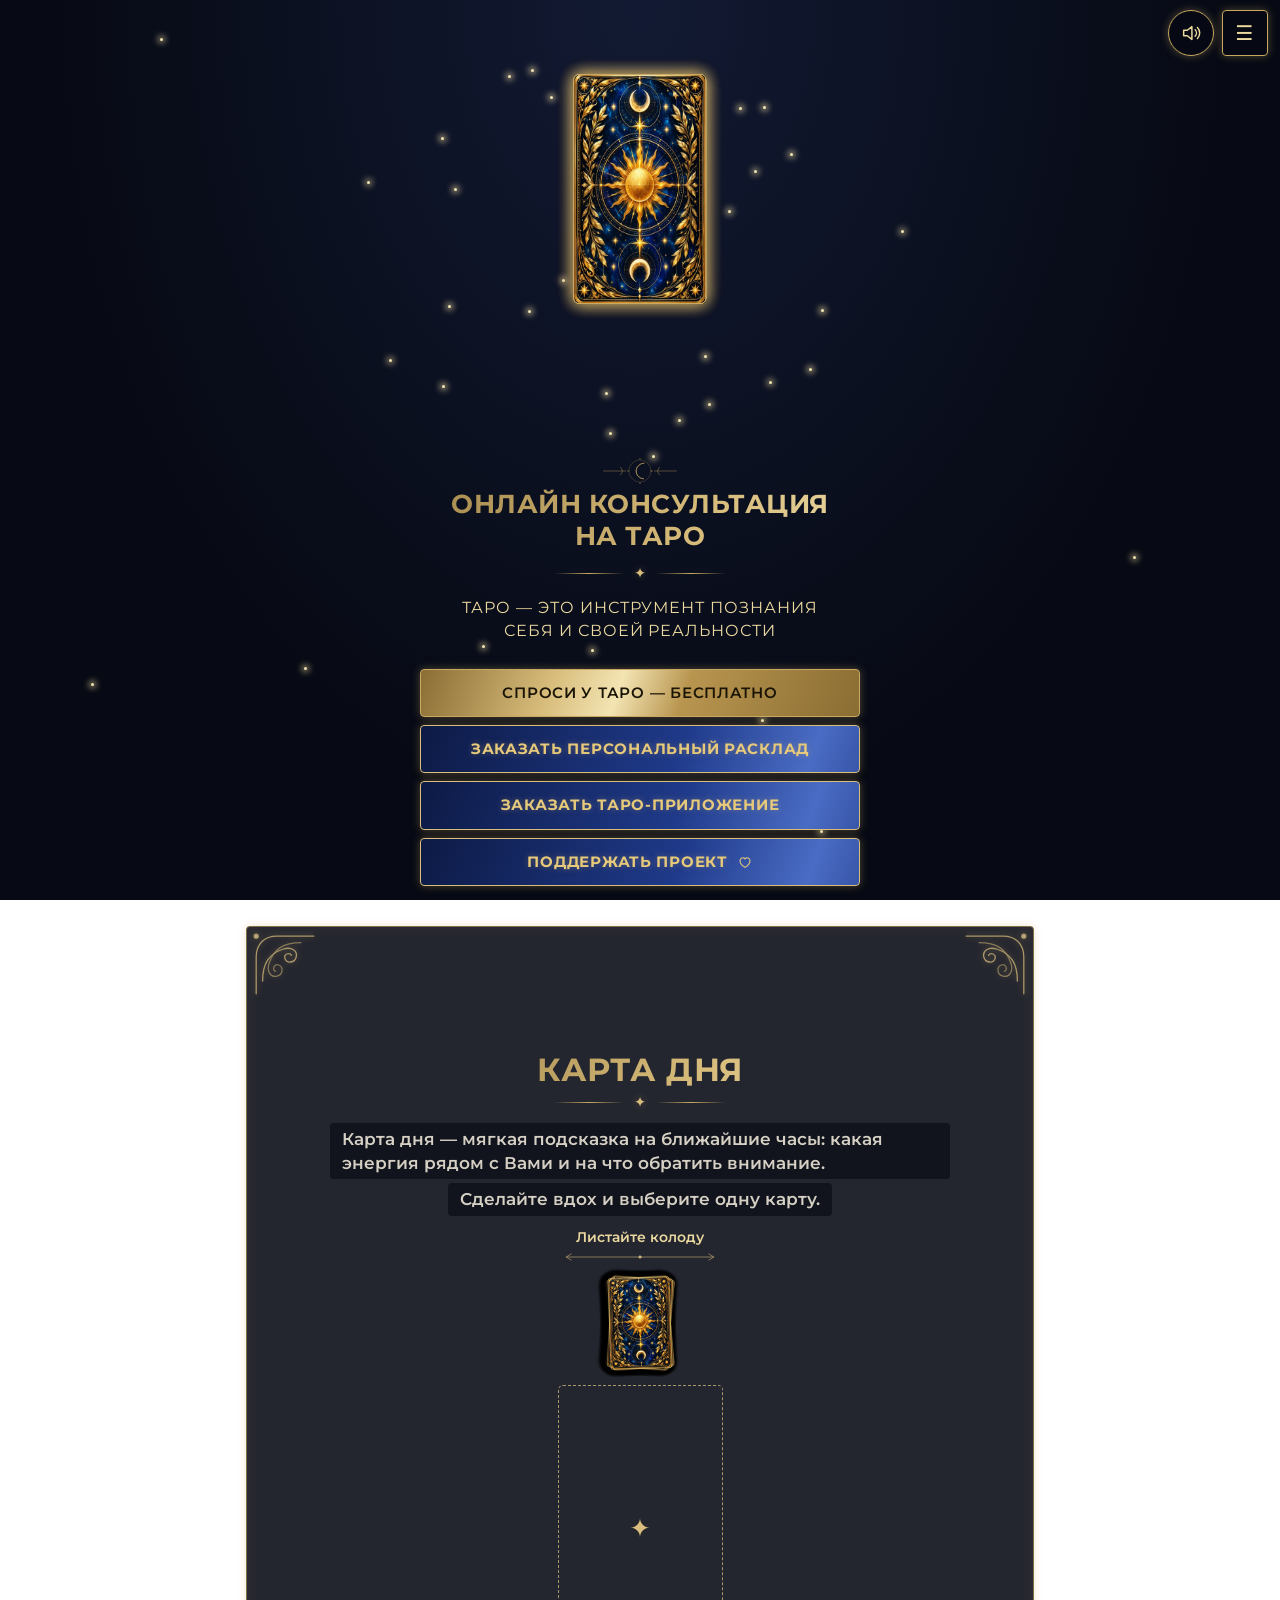
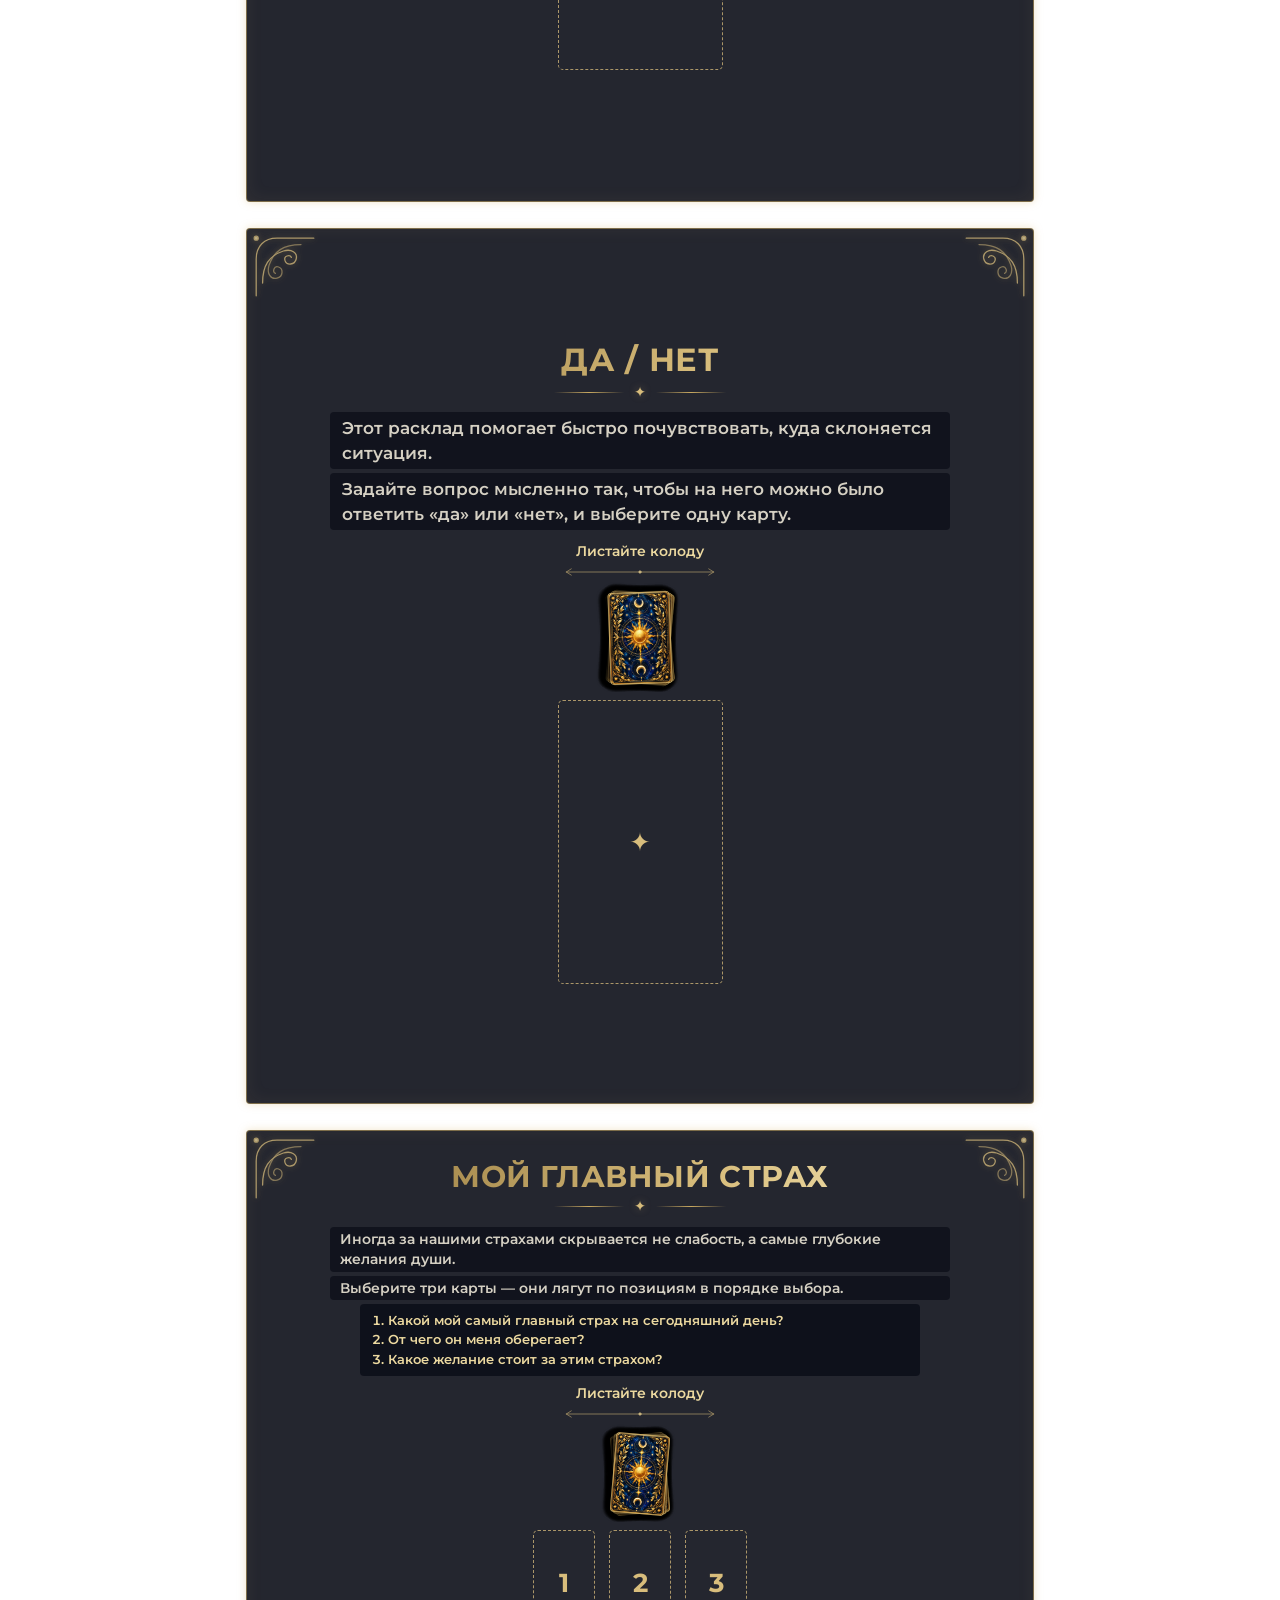
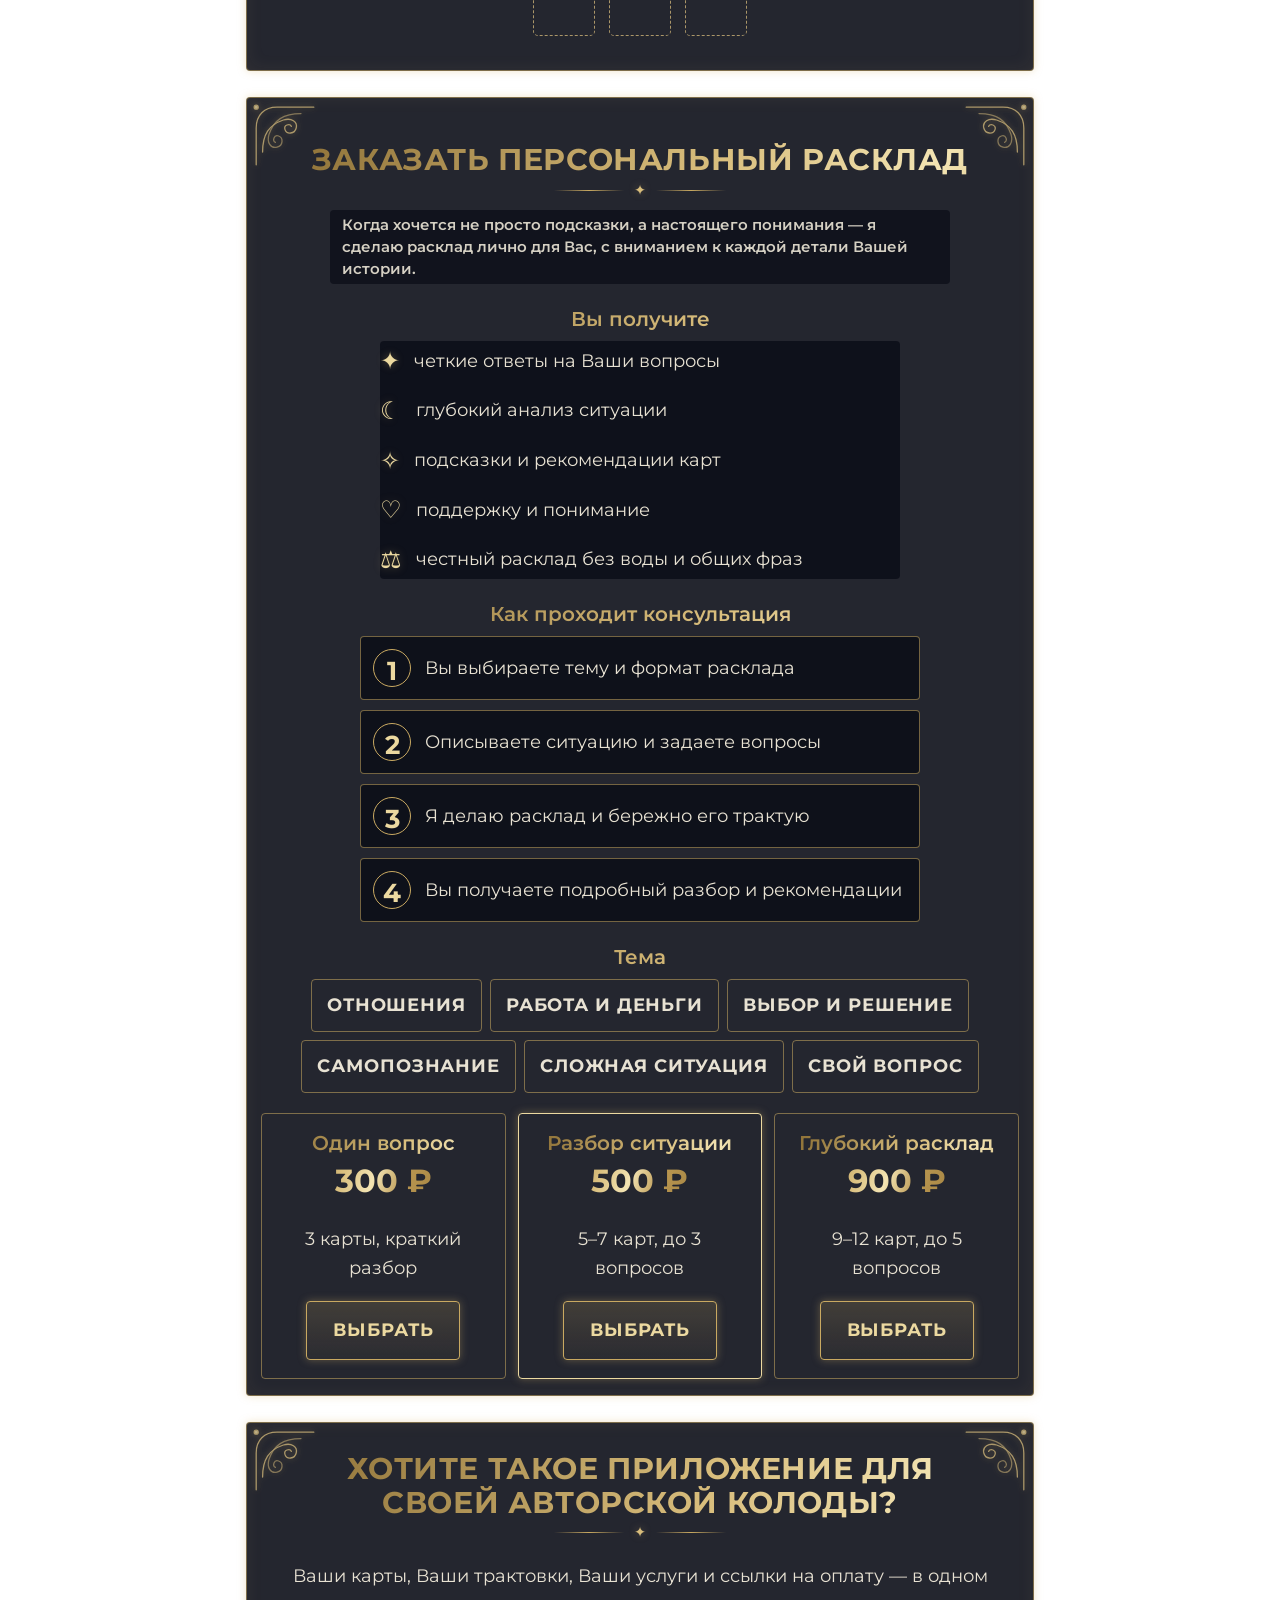
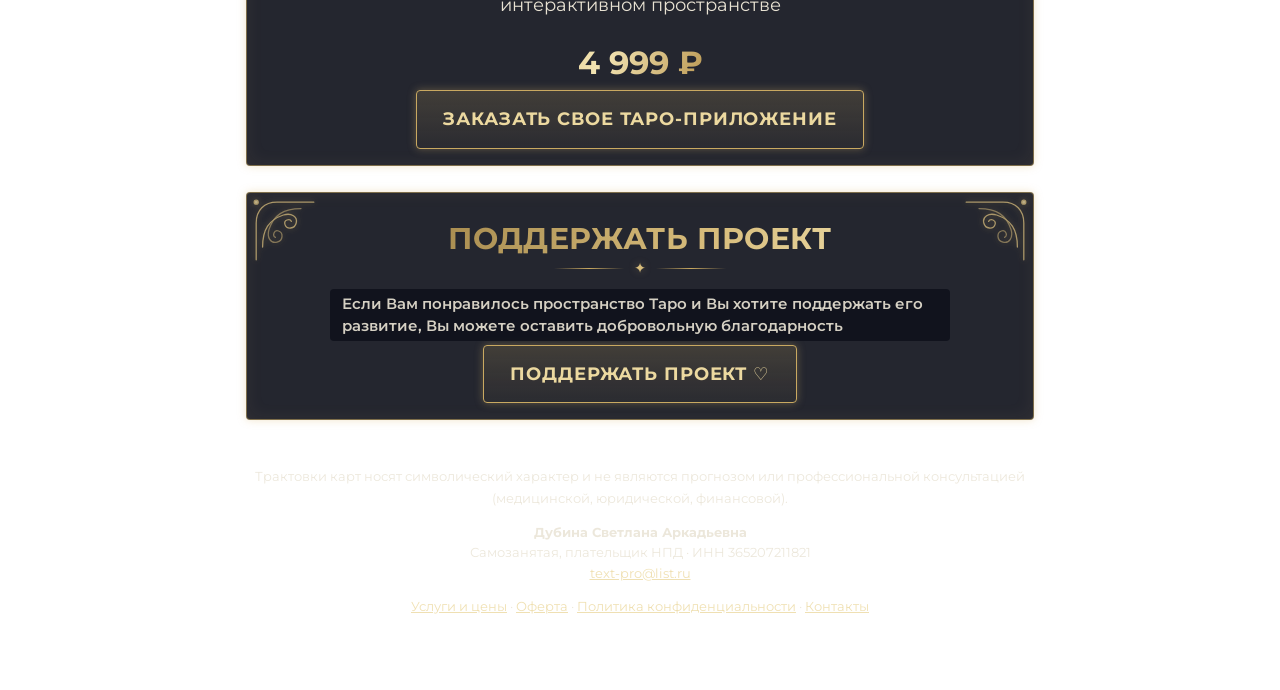
<file: index.html>
<!doctype html><html lang="ru"><head><meta charset="utf-8"><meta name="viewport" content="width=device-width,initial-scale=1">
<meta name="description" content="Бесплатные расклады и карта дня онлайн. Задайте свой вопрос картам и получите подсказку прямо сейчас.">
<meta property="og:type" content="website">
<meta property="og:url" content="https://sferalab.github.io/taro/">
<meta property="og:title" content="Онлайн консультация на Таро">
<meta property="og:description" content="Бесплатные расклады и карта дня онлайн. Задайте свой вопрос картам и получите подсказку прямо сейчас.">
<meta property="og:image" content="https://sferalab.github.io/taro/og.jpg">
<meta property="og:image:width" content="1200">
<meta property="og:image:height" content="630">
<meta name="twitter:card" content="summary_large_image">
<meta name="twitter:title" content="Онлайн консультация на Таро">
<meta name="twitter:description" content="Бесплатные расклады и карта дня онлайн. Задайте свой вопрос картам и получите подсказку прямо сейчас.">
<meta name="twitter:image" content="https://sferalab.github.io/taro/og.jpg">
<title>Онлайн консультация на Таро</title><link rel="stylesheet" href="style.css"></head><body>
<div class="bar"><span></span><button class="ic pulse" id="sndBtn" aria-label="Звук"><svg width="22" height="22" viewBox="0 0 24 24" fill="none" stroke="currentColor" stroke-width="1.6" stroke-linecap="round" stroke-linejoin="round"><path d="M4 9h4l5-4v14l-5-4H4z"/><path class="w" d="M16.5 8.5a5 5 0 0 1 0 7M19 6a8.5 8.5 0 0 1 0 12"/><path class="m" d="M17 9l5 6M22 9l-5 6"/></svg></button><button class="ic" id="menuBtn" aria-label="Меню">☰</button></div>
<nav id="drop" class="drop"><a href="#top">Главная</a><a href="#day">Спроси у Таро — бесплатно</a><a href="#day">— Карта дня</a><a href="#yn">— Да / Нет</a><a href="#fear">— Мой главный страх</a><a href="#order">Заказать персональный расклад</a><a href="#reader">Заказать Таро-приложение</a><a href="#donate">Поддержать проект ♥</a><a href="uslugi.html">Услуги и цены</a></nav>
<div id="spk"></div>
<header id="top" class="hero"><div class="fan" id="heroFan"><div class="hs" id="heroSpk"></div></div><div class="emb"></div><h1 id="headline">Онлайн консультация<br>на Таро</h1><div class="orn"><span></span>✦<span></span></div><p class="pre">Таро — это инструмент познания себя и своей реальности</p><div class="hb"><button class="btn main" id="freeBtn">Спроси у Таро — бесплатно</button><div class="acc" id="acc"><a class="btn" href="#day">Карта дня</a><a class="btn" href="#yn">Да / Нет</a><a class="btn" href="#fear">Мой главный страх</a></div><a class="btn blue" href="#order">Заказать персональный расклад</a><a class="btn blue" href="#reader">Заказать Таро-приложение</a><a class="btn blue" href="#donate">Поддержать проект <svg class="hrt" viewBox="0 0 24 24" fill="none" stroke="currentColor" stroke-width="1.6"><path d="M12 20s-7.5-4.6-7.5-10A4.2 4.2 0 0 1 12 7.4 4.2 4.2 0 0 1 19.5 10c0 5.4-7.5 10-7.5 10z"/></svg></a></div></header>
<main>
<section id="day" class="frame"><h2>Карта дня</h2><div class="orn"><span></span>✦<span></span></div><p class="lead">Карта дня — мягкая подсказка на ближайшие часы: какая энергия рядом с Вами и на что обратить внимание.</p><p class="lead">Сделайте вдох и выберите одну карту.</p><div class="sp" data-spread="day"></div></section>
<section id="yn" class="frame"><h2>Да / Нет</h2><div class="orn"><span></span>✦<span></span></div><p class="lead">Этот расклад помогает быстро почувствовать, куда склоняется ситуация.</p><p class="lead">Задайте вопрос мысленно так, чтобы на него можно было ответить «да» или «нет», и выберите одну карту.</p><div class="sp" data-spread="yn"></div></section>
<section id="fear" class="frame"><h2>Мой главный страх</h2><div class="orn"><span></span>✦<span></span></div><p class="lead">Иногда за нашими страхами скрывается не слабость, а самые глубокие желания души.</p><p class="lead">Выберите три карты — они лягут по позициям в порядке выбора.</p><ol class="poslist"><li>Какой мой самый главный страх на сегодняшний день?</li><li>От чего он меня оберегает?</li><li>Какое желание стоит за этим страхом?</li></ol><p style="display:none"></p><div class="sp" data-spread="fear"></div>
</section>
<section id="order" class="frame"><h2 class="oh">Заказать персональный расклад</h2><div class="orn"><span></span>✦<span></span></div><p class="lead">Когда хочется не просто подсказки, а настоящего понимания — я сделаю расклад лично для Вас, с вниманием к каждой детали Вашей истории.</p>
<h3>Вы получите</h3><ul class="get"><li><i>✦</i>четкие ответы на Ваши вопросы</li><li><i>☾</i>глубокий анализ ситуации</li><li><i>✧</i>подсказки и рекомендации карт</li><li><i>♡</i>поддержку и понимание</li><li><i>⚖</i>честный расклад без воды и общих фраз</li></ul>
<h3>Как проходит консультация</h3><ol class="steps"><li><b>1</b>Вы выбираете тему и формат расклада</li><li><b>2</b>Описываете ситуацию и задаете вопросы</li><li><b>3</b>Я делаю расклад и бережно его трактую</li><li><b>4</b>Вы получаете подробный разбор и рекомендации</li></ol>
<h3>Тема</h3><div class="chips" id="themes"><button>Отношения</button><button>Работа и деньги</button><button>Выбор и решение</button><button>Самопознание</button><button>Сложная ситуация</button><button>Свой вопрос</button></div>
<div class="tiers">
<div class="tier"><h3>Один вопрос</h3><div class="price">300 ₽</div><p>3 карты, краткий разбор</p><button class="btn" data-tier="t300">Выбрать</button></div>
<div class="tier hot"><h3>Разбор ситуации</h3><div class="price">500 ₽</div><p>5–7 карт, до 3 вопросов</p><button class="btn" data-tier="t500">Выбрать</button></div>
<div class="tier"><h3>Глубокий расклад</h3><div class="price">900 ₽</div><p>9–12 карт, до 5 вопросов</p><button class="btn" data-tier="t900">Выбрать</button></div>
</div></section>
<section id="reader" class="frame plaque"><h2>Хотите такое приложение для своей авторской колоды?</h2><div class="orn"><span></span>✦<span></span></div><p>Ваши карты, Ваши трактовки, Ваши услуги и ссылки на оплату — в одном интерактивном пространстве</p><div class="price">4 999 ₽</div><button class="btn" id="readerBtn">Заказать свое Таро-приложение</button></section>
<section id="donate" class="frame"><h2>Поддержать проект</h2><div class="orn"><span></span>✦<span></span></div><p class="lead">Если Вам понравилось пространство Таро и Вы хотите поддержать его развитие, Вы можете оставить добровольную благодарность</p><button class="btn" id="donateBtn">Поддержать проект ♡</button></section>
</main>
<footer>Трактовки карт носят символический характер и не являются прогнозом или профессиональной консультацией (медицинской, юридической, финансовой).<div class="legal"><p><b>Дубина Светлана Аркадьевна</b><br>Самозанятая, плательщик НПД · ИНН 365207211821<br><a href="mailto:text-pro@list.ru">text-pro@list.ru</a></p><p class="ll"><a href="uslugi.html">Услуги и цены</a> · <a href="offer.html">Оферта</a> · <a href="politika.html">Политика конфиденциальности</a> · <a href="uslugi.html#kontakty">Контакты</a></p></div></footer>
<div id="toast"></div>
<script src="cards.js"></script><script src="fear.js"></script><script src="app.js"></script></body></html>
</file>
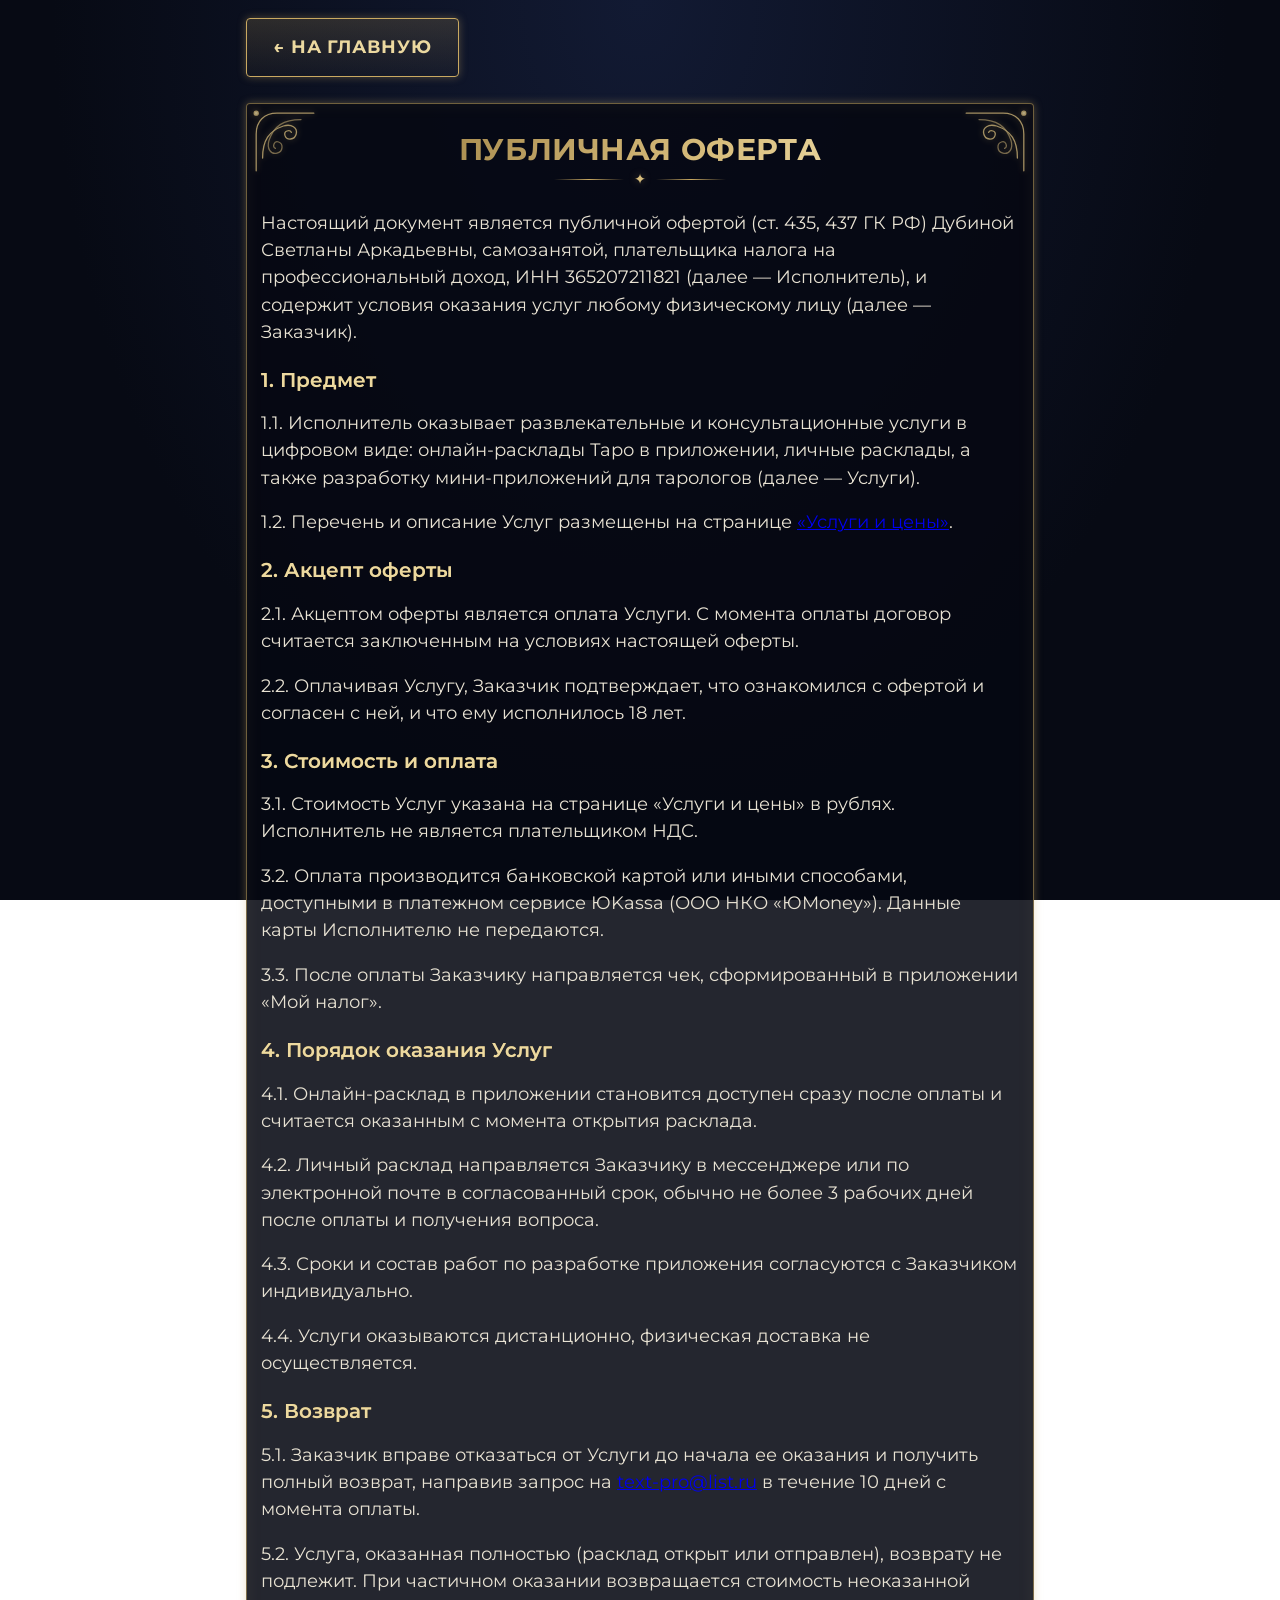
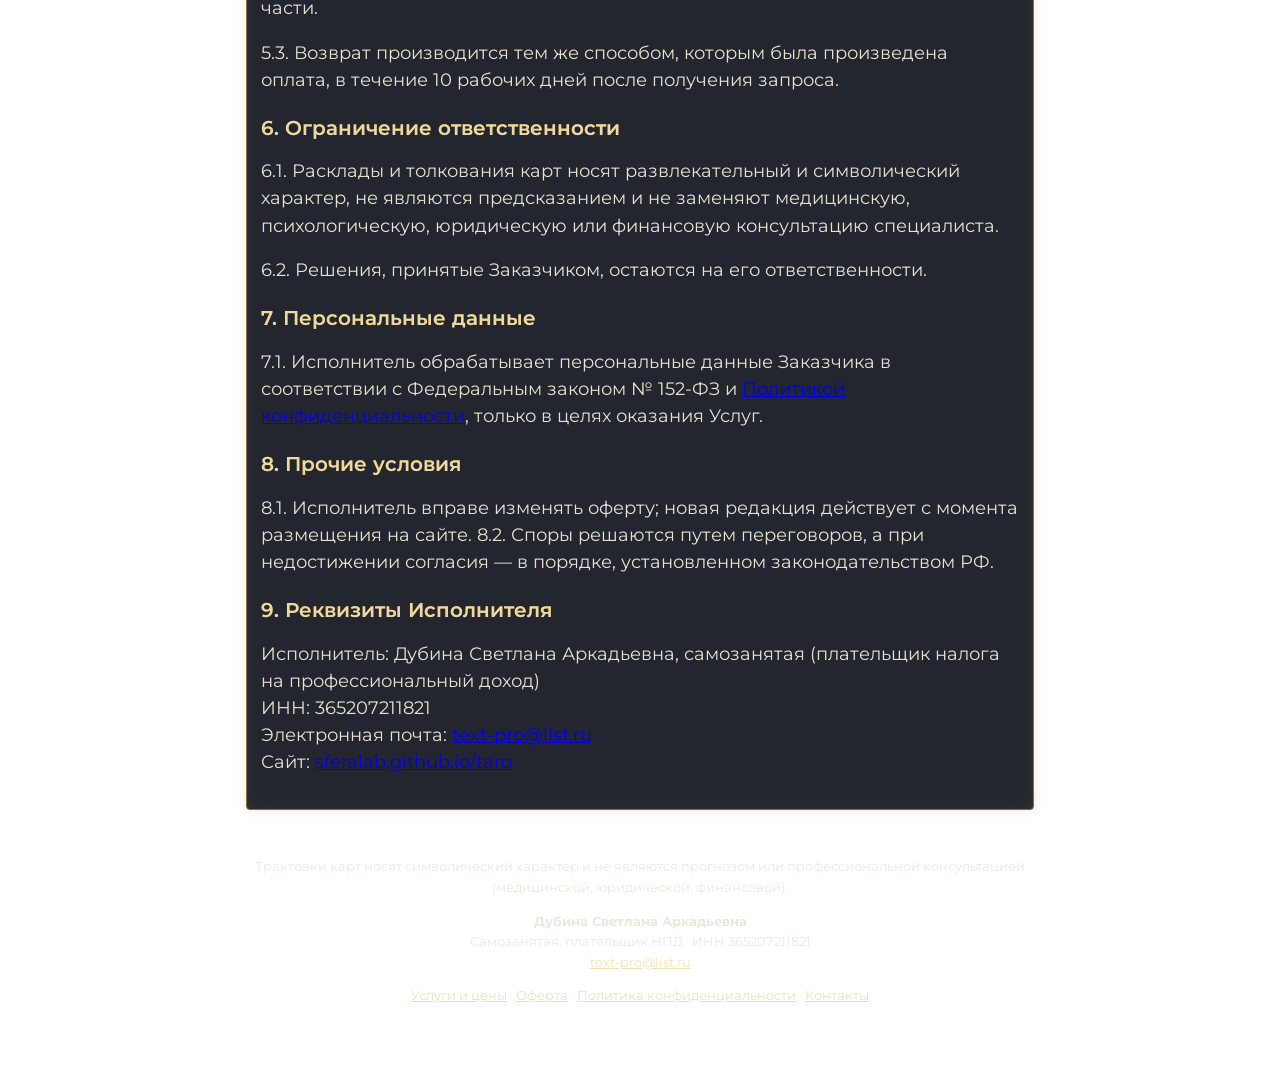
<file: offer.html>
<!doctype html><html lang="ru"><head><meta charset="utf-8"><meta name="viewport" content="width=device-width,initial-scale=1"><title>Публичная оферта — Онлайн консультация на Таро</title><link rel="stylesheet" href="style.css"></head><body><main><a class="btn back" href="index.html">← На главную</a><section class="frame doc"><h2>Публичная оферта</h2><div class="orn"><span></span>✦<span></span></div><p>Настоящий документ является публичной офертой (ст. 435, 437 ГК РФ) Дубиной Светланы Аркадьевны, самозанятой, плательщика налога на профессиональный доход, ИНН 365207211821 (далее — Исполнитель), и содержит условия оказания услуг любому физическому лицу (далее — Заказчик).</p>
<h3>1. Предмет</h3><p>1.1. Исполнитель оказывает развлекательные и консультационные услуги в цифровом виде: онлайн-расклады Таро в приложении, личные расклады, а также разработку мини-приложений для тарологов (далее — Услуги).</p><p>1.2. Перечень и описание Услуг размещены на странице <a href="uslugi.html">«Услуги и цены»</a>.</p>
<h3>2. Акцепт оферты</h3><p>2.1. Акцептом оферты является оплата Услуги. С момента оплаты договор считается заключенным на условиях настоящей оферты.</p><p>2.2. Оплачивая Услугу, Заказчик подтверждает, что ознакомился с офертой и согласен с ней, и что ему исполнилось 18 лет.</p>
<h3>3. Стоимость и оплата</h3><p>3.1. Стоимость Услуг указана на странице «Услуги и цены» в рублях. Исполнитель не является плательщиком НДС.</p><p>3.2. Оплата производится банковской картой или иными способами, доступными в платежном сервисе ЮKassa (ООО НКО «ЮMoney»). Данные карты Исполнителю не передаются.</p><p>3.3. После оплаты Заказчику направляется чек, сформированный в приложении «Мой налог».</p>
<h3>4. Порядок оказания Услуг</h3><p>4.1. Онлайн-расклад в приложении становится доступен сразу после оплаты и считается оказанным с момента открытия расклада.</p><p>4.2. Личный расклад направляется Заказчику в мессенджере или по электронной почте в согласованный срок, обычно не более 3 рабочих дней после оплаты и получения вопроса.</p><p>4.3. Сроки и состав работ по разработке приложения согласуются с Заказчиком индивидуально.</p><p>4.4. Услуги оказываются дистанционно, физическая доставка не осуществляется.</p>
<h3>5. Возврат</h3><p>5.1. Заказчик вправе отказаться от Услуги до начала ее оказания и получить полный возврат, направив запрос на <a href="mailto:text-pro@list.ru">text-pro@list.ru</a> в течение 10 дней с момента оплаты.</p><p>5.2. Услуга, оказанная полностью (расклад открыт или отправлен), возврату не подлежит. При частичном оказании возвращается стоимость неоказанной части.</p><p>5.3. Возврат производится тем же способом, которым была произведена оплата, в течение 10 рабочих дней после получения запроса.</p>
<h3>6. Ограничение ответственности</h3><p>6.1. Расклады и толкования карт носят развлекательный и символический характер, не являются предсказанием и не заменяют медицинскую, психологическую, юридическую или финансовую консультацию специалиста.</p><p>6.2. Решения, принятые Заказчиком, остаются на его ответственности.</p>
<h3>7. Персональные данные</h3><p>7.1. Исполнитель обрабатывает персональные данные Заказчика в соответствии с Федеральным законом № 152-ФЗ и <a href="politika.html">Политикой конфиденциальности</a>, только в целях оказания Услуг.</p>
<h3>8. Прочие условия</h3><p>8.1. Исполнитель вправе изменять оферту; новая редакция действует с момента размещения на сайте. 8.2. Споры решаются путем переговоров, а при недостижении согласия — в порядке, установленном законодательством РФ.</p>
<h3>9. Реквизиты Исполнителя</h3><p>Исполнитель: Дубина Светлана Аркадьевна, самозанятая (плательщик налога на профессиональный доход)<br>ИНН: 365207211821<br>Электронная почта: <a href="mailto:text-pro@list.ru">text-pro@list.ru</a><br>Сайт: <a href="https://sferalab.github.io/taro/">sferalab.github.io/taro</a></p></section></main><footer>Трактовки карт носят символический характер и не являются прогнозом или профессиональной консультацией (медицинской, юридической, финансовой).<div class="legal"><p><b>Дубина Светлана Аркадьевна</b><br>Самозанятая, плательщик НПД · ИНН 365207211821<br><a href="mailto:text-pro@list.ru">text-pro@list.ru</a></p><p class="ll"><a href="uslugi.html">Услуги и цены</a> · <a href="offer.html">Оферта</a> · <a href="politika.html">Политика конфиденциальности</a> · <a href="uslugi.html#kontakty">Контакты</a></p></div></footer></body></html>
</file>
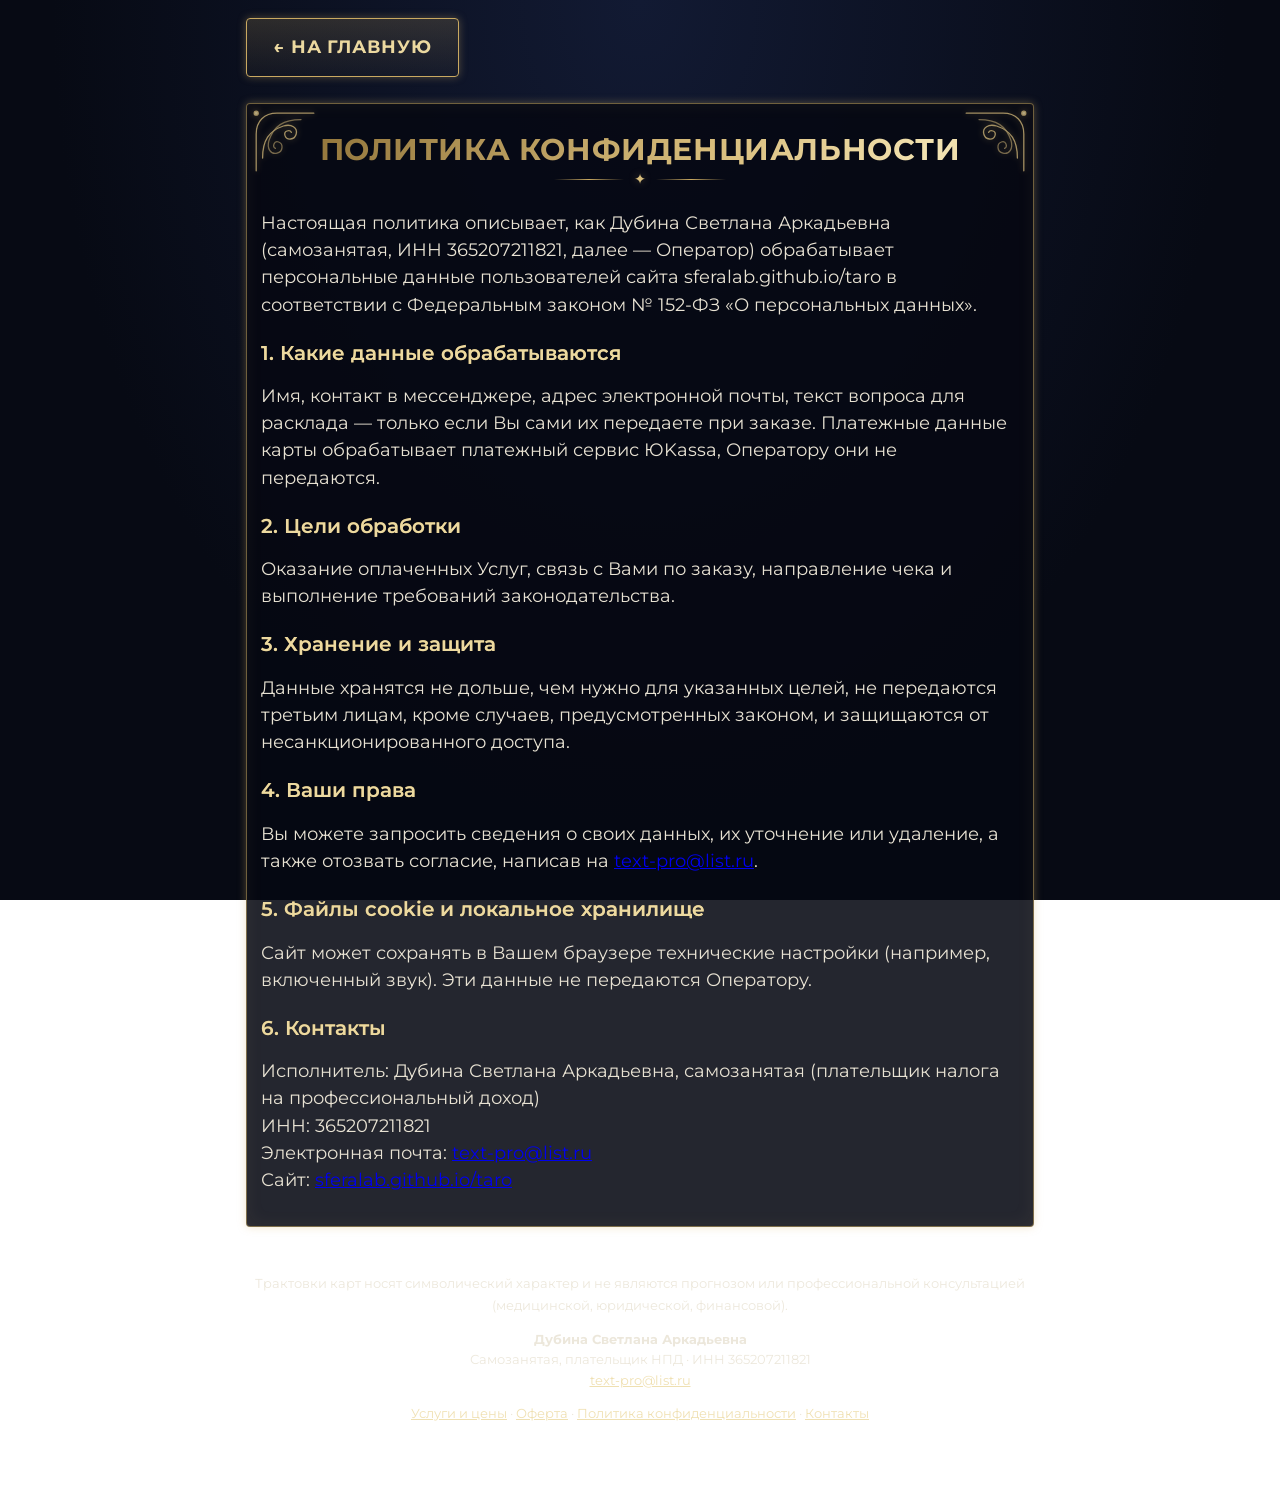
<file: politika.html>
<!doctype html><html lang="ru"><head><meta charset="utf-8"><meta name="viewport" content="width=device-width,initial-scale=1"><title>Политика конфиденциальности — Онлайн консультация на Таро</title><link rel="stylesheet" href="style.css"></head><body><main><a class="btn back" href="index.html">← На главную</a><section class="frame doc"><h2>Политика конфиденциальности</h2><div class="orn"><span></span>✦<span></span></div><p>Настоящая политика описывает, как Дубина Светлана Аркадьевна (самозанятая, ИНН 365207211821, далее — Оператор) обрабатывает персональные данные пользователей сайта sferalab.github.io/taro в соответствии с Федеральным законом № 152-ФЗ «О персональных данных».</p>
<h3>1. Какие данные обрабатываются</h3><p>Имя, контакт в мессенджере, адрес электронной почты, текст вопроса для расклада — только если Вы сами их передаете при заказе. Платежные данные карты обрабатывает платежный сервис ЮKassa, Оператору они не передаются.</p>
<h3>2. Цели обработки</h3><p>Оказание оплаченных Услуг, связь с Вами по заказу, направление чека и выполнение требований законодательства.</p>
<h3>3. Хранение и защита</h3><p>Данные хранятся не дольше, чем нужно для указанных целей, не передаются третьим лицам, кроме случаев, предусмотренных законом, и защищаются от несанкционированного доступа.</p>
<h3>4. Ваши права</h3><p>Вы можете запросить сведения о своих данных, их уточнение или удаление, а также отозвать согласие, написав на <a href="mailto:text-pro@list.ru">text-pro@list.ru</a>.</p>
<h3>5. Файлы cookie и локальное хранилище</h3><p>Сайт может сохранять в Вашем браузере технические настройки (например, включенный звук). Эти данные не передаются Оператору.</p>
<h3>6. Контакты</h3><p>Исполнитель: Дубина Светлана Аркадьевна, самозанятая (плательщик налога на профессиональный доход)<br>ИНН: 365207211821<br>Электронная почта: <a href="mailto:text-pro@list.ru">text-pro@list.ru</a><br>Сайт: <a href="https://sferalab.github.io/taro/">sferalab.github.io/taro</a></p></section></main><footer>Трактовки карт носят символический характер и не являются прогнозом или профессиональной консультацией (медицинской, юридической, финансовой).<div class="legal"><p><b>Дубина Светлана Аркадьевна</b><br>Самозанятая, плательщик НПД · ИНН 365207211821<br><a href="mailto:text-pro@list.ru">text-pro@list.ru</a></p><p class="ll"><a href="uslugi.html">Услуги и цены</a> · <a href="offer.html">Оферта</a> · <a href="politika.html">Политика конфиденциальности</a> · <a href="uslugi.html#kontakty">Контакты</a></p></div></footer></body></html>
</file>
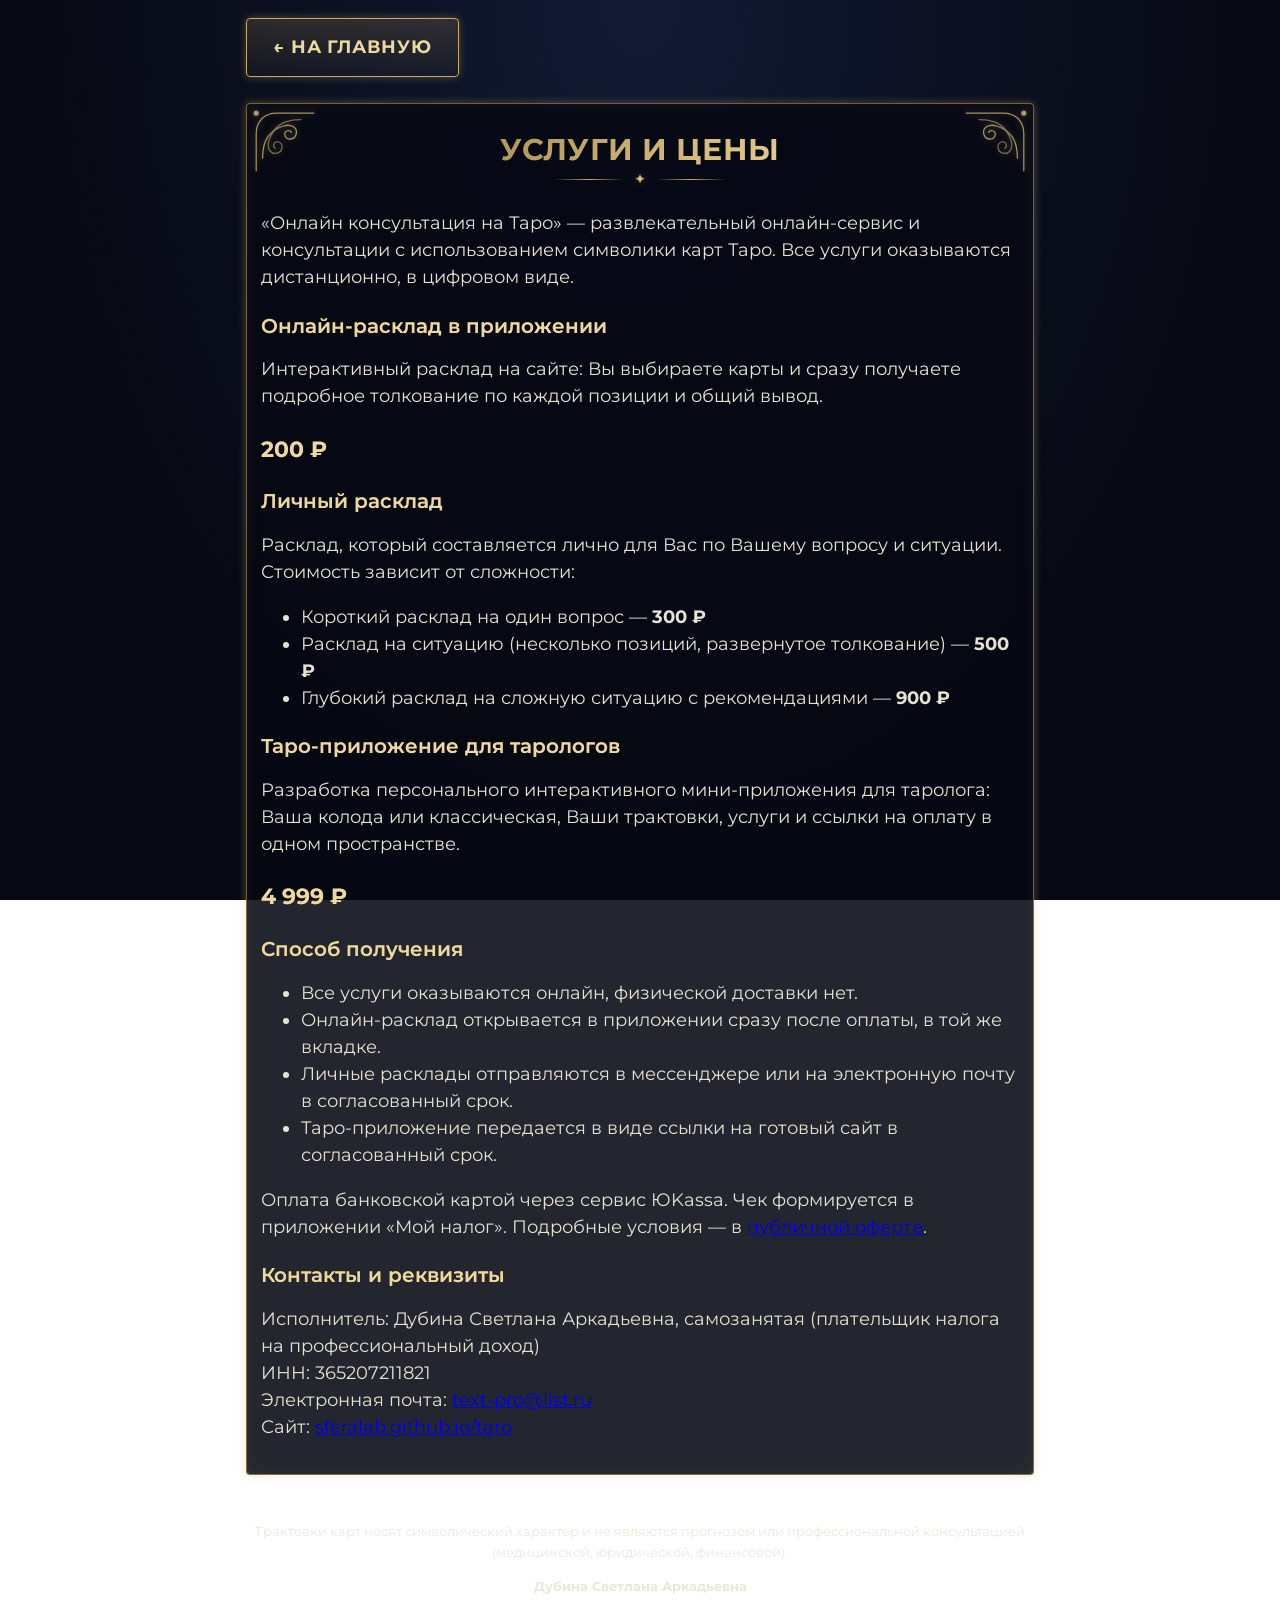
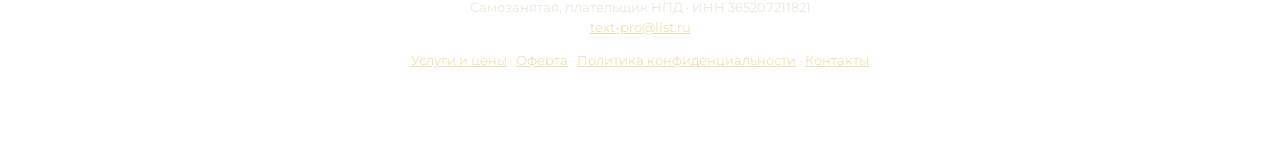
<file: uslugi.html>
<!doctype html><html lang="ru"><head><meta charset="utf-8"><meta name="viewport" content="width=device-width,initial-scale=1"><title>Услуги и цены — Онлайн консультация на Таро</title><link rel="stylesheet" href="style.css"></head><body><main><a class="btn back" href="index.html">← На главную</a><section class="frame doc"><h2>Услуги и цены</h2><div class="orn"><span></span>✦<span></span></div><p>«Онлайн консультация на Таро» — развлекательный онлайн-сервис и консультации с использованием символики карт Таро. Все услуги оказываются дистанционно, в цифровом виде.</p>
<h3>Онлайн-расклад в приложении</h3><p>Интерактивный расклад на сайте: Вы выбираете карты и сразу получаете подробное толкование по каждой позиции и общий вывод.</p><p class="price">200 ₽</p>
<h3>Личный расклад</h3><p>Расклад, который составляется лично для Вас по Вашему вопросу и ситуации. Стоимость зависит от сложности:</p><ul><li>Короткий расклад на один вопрос — <b>300 ₽</b></li><li>Расклад на ситуацию (несколько позиций, развернутое толкование) — <b>500 ₽</b></li><li>Глубокий расклад на сложную ситуацию с рекомендациями — <b>900 ₽</b></li></ul>
<h3>Таро-приложение для тарологов</h3><p>Разработка персонального интерактивного мини-приложения для таролога: Ваша колода или классическая, Ваши трактовки, услуги и ссылки на оплату в одном пространстве.</p><p class="price">4 999 ₽</p>
<h3>Способ получения</h3><ul><li>Все услуги оказываются онлайн, физической доставки нет.</li><li>Онлайн-расклад открывается в приложении сразу после оплаты, в той же вкладке.</li><li>Личные расклады отправляются в мессенджере или на электронную почту в согласованный срок.</li><li>Таро-приложение передается в виде ссылки на готовый сайт в согласованный срок.</li></ul>
<p>Оплата банковской картой через сервис ЮKassa. Чек формируется в приложении «Мой налог». Подробные условия — в <a href="offer.html">публичной оферте</a>.</p>
<h3 id="kontakty">Контакты и реквизиты</h3><p>Исполнитель: Дубина Светлана Аркадьевна, самозанятая (плательщик налога на профессиональный доход)<br>ИНН: 365207211821<br>Электронная почта: <a href="mailto:text-pro@list.ru<br>Телефон: +7 916 573-65-94<br>Почтовый адрес: 246045, Беларусь, г. Гомель, ул. Огоренко, д. 25, кв. 121">text-pro@list.ru</a><br>Сайт: <a href="https://sferalab.github.io/taro/">sferalab.github.io/taro</a></p></section></main><footer>Трактовки карт носят символический характер и не являются прогнозом или профессиональной консультацией (медицинской, юридической, финансовой).<div class="legal"><p><b>Дубина Светлана Аркадьевна</b><br>Самозанятая, плательщик НПД · ИНН 365207211821<br><a href="mailto:text-pro@list.ru">text-pro@list.ru</a></p><p class="ll"><a href="uslugi.html">Услуги и цены</a> · <a href="offer.html">Оферта</a> · <a href="politika.html">Политика конфиденциальности</a> · <a href="uslugi.html#kontakty">Контакты</a></p></div></footer></body></html>
</file>
<file: style.css>
@font-face{font-family:Mon;src:url(assets/cormorant.woff2)}@font-face{font-family:Mon;src:url(assets/montserrat.woff2)}
:root{--bg:#070a14;--g:#c9a961;--g2:#ecd9a0;--gl:0 0 8px rgba(214,180,105,.35);--gg:linear-gradient(110deg,#8a6d33,#d8bd7c 30%,#f3e4b3 45%,#b8954f 60%,#8a6d33);--line:rgba(201,169,97,.55)}
*{box-sizing:border-box}html{scroll-behavior:smooth}body{margin:0;background:radial-gradient(ellipse at 50% 0,#121a33,var(--bg) 65%) fixed;color:#e8e2d3;font:17.5px/1.65 Mon,system-ui,sans-serif;overflow-x:hidden}
h1,h2,h3{font-family:Mon,sans-serif;font-weight:600;line-height:1.15;background:var(--gg);background-size:200% 100%;-webkit-background-clip:text;background-clip:text;color:transparent;animation:sh 6s linear infinite}
@keyframes sh{to{background-position:-200% 0}}
h1{font-size:2.4rem;margin:.2em 0 .1em;letter-spacing:.04em}h2{font-size:2rem;margin:0}h3{font-size:1.45rem;margin:1.2em 0 .5em}
main,header,footer{max-width:820px;margin:0 auto;padding:0 16px}
.frame{position:relative;border:1px solid var(--line);box-shadow:var(--gl),inset 0 0 18px rgba(201,169,97,.08);border-radius:4px;padding:30px 18px;margin:26px 0;background:rgba(10,14,30,.6);text-align:center}
.frame:before,.frame:after{content:"";position:absolute;width:64px;height:64px;top:6px;left:6px;background:url("data:image/svg+xml,%3Csvg xmlns='http://www.w3.org/2000/svg' viewBox='0 0 80 80' fill='none' stroke='%23d8bd7c' stroke-width='1.6' stroke-linecap='round'%3E%3Cpath d='M4 76V30C4 14 14 4 30 4h46'/%3E%3Cpath d='M12 60c0-22 8-34 26-40 10-3 18 2 16 10s-12 8-14 2 6-8 8-4'/%3E%3Cpath d='M60 12c-22 0-34 8-40 26-3 10 2 18 10 16s8-12 2-14-8 6-4 8' opacity='.7'/%3E%3Ccircle cx='4' cy='4' r='2.5' fill='%23ecd9a0'/%3E%3C/svg%3E") no-repeat center/contain;filter:drop-shadow(0 0 3px rgba(214,180,105,.5));pointer-events:none}.frame:after{left:auto;right:6px;transform:scaleX(-1)}
.orn{color:var(--g);letter-spacing:.5em;font-size:.9rem;margin:.3em 0 .8em;text-shadow:var(--gl)}
.hero{margin-top:62px;padding:16px 14px 20px;overflow:hidden}.sub{opacity:.85}
.fan{position:relative;height:175px;max-width:340px;margin:0 auto;animation:fl 5s ease-in-out infinite}
@keyframes fl{50%{transform:translateY(-10px)}}
.fan img{position:absolute;left:50%;bottom:6px;width:84px;margin-left:-42px;border-radius:6px;transform-origin:50% 130%;border:1px solid var(--g);box-shadow:0 0 16px rgba(214,180,105,.4);animation:sw 6s ease-in-out infinite}
@keyframes sw{0%,100%{transform:rotate(calc(var(--a) - 3deg))}50%{transform:rotate(calc(var(--a) + 3deg))}}
#spk{position:fixed;inset:0;pointer-events:none;z-index:1}#spk i,.burst i{position:absolute;width:3px;height:3px;border-radius:50%;background:#f3e4b3;box-shadow:0 0 6px 2px rgba(236,217,160,.7)}
#spk i{animation:dr linear infinite}@keyframes dr{0%{transform:translateY(0);opacity:0}20%{opacity:1}100%{transform:translateY(-140px);opacity:0}}
.menu{display:grid;gap:10px;margin:22px 0}@media(min-width:760px){.menu{grid-template-columns:1fr 1fr}}
.menu a{display:flex;align-items:center;gap:14px;padding:14px;border-radius:4px;border:1px solid var(--line);background:rgba(14,19,40,.8);color:inherit;text-decoration:none;min-height:70px;transition:.25s}.menu a:hover{box-shadow:var(--gl);border-color:var(--g2)}
.menu i{font-style:normal;font-size:1.3rem;width:44px;height:44px;flex:none;display:grid;place-items:center;border:1px solid var(--g);border-radius:50%;color:var(--g2);text-shadow:var(--gl)}
.menu span{flex:1;text-align:left}.menu b{display:block;color:var(--g2)}.menu small{opacity:.75;font-size:.88rem}.menu em{font-style:normal;color:var(--g);font-size:1.6rem}
.lead{opacity:.9;max-width:620px;margin:0 auto 10px}
.strip{display:flex;overflow-x:auto;padding:26px 10px 14px;margin:8px -18px;scroll-snap-type:x proximity;-webkit-overflow-scrolling:touch;scrollbar-width:thin;scrollbar-color:var(--g) transparent}
.strip img{width:66px;flex:none;margin-right:-34px;border-radius:4px;border:1px solid rgba(201,169,97,.6);box-shadow:-2px 0 6px #000a;cursor:pointer;transition:transform .45s,opacity .45s;scroll-snap-align:center}.strip img:hover{transform:translateY(-10px)}.strip img.up{transform:translateY(-60px) scale(1.15);opacity:0;pointer-events:none}
.slots{display:flex;justify-content:center;gap:12px;flex-wrap:wrap;margin:10px 0}
.slot{width:31%;max-width:200px;min-width:96px}.slot .pos{font-size:.85rem;color:var(--g2);min-height:3.6em;line-height:1.35}.slot .n{font-family:Mon;font-size:1.6rem;color:var(--g)}
.flip{position:relative;width:100%;aspect-ratio:.58;border:1px dashed var(--line);border-radius:5px;perspective:900px}
.fi{position:absolute;inset:0;transition:transform 1s;transform-style:preserve-3d}.flip.f .fi{transform:rotateY(180deg)}
.fi img{position:absolute;inset:0;width:100%;height:100%;object-fit:cover;border-radius:5px;backface-visibility:hidden;box-shadow:0 0 18px rgba(214,180,105,.4)}.fi img.fr{transform:rotateY(180deg)}.fi img.fr.r{transform:rotateY(180deg) rotate(180deg)}
.single .slot{width:200px}
.out{text-align:left;max-width:640px;margin:16px auto 0;animation:fd 1s}@keyframes fd{from{opacity:0;transform:translateY(10px)}}
.out h3{text-align:center}.out .meta{font-size:.85rem;opacity:.7;text-align:center}.out p{margin:.6em 0}.box{border:1px solid var(--line);border-radius:4px;padding:14px;margin:12px 0;background:rgba(201,169,97,.05)}
.ans{font-family:Mon;font-size:2.2rem;color:var(--g2);text-align:center;text-shadow:var(--gl)}
.acts{display:flex;flex-wrap:wrap;gap:10px;justify-content:center;margin-top:16px}
button{font:inherit;cursor:pointer}
.btn{background:linear-gradient(180deg,rgba(201,169,97,.18),rgba(201,169,97,.04));color:var(--g2);border:1px solid var(--g);border-radius:4px;padding:14px 26px;min-height:52px;letter-spacing:.03em;box-shadow:var(--gl);transition:.25s}.btn:hover{background:rgba(201,169,97,.25);border-color:var(--g2)}
.btn.main{background:var(--gg);color:#1a1405;font-weight:600}
input{width:100%;max-width:460px;padding:14px;border-radius:4px;border:1px solid var(--line);background:#0008;color:#fff;font:inherit;margin:6px 0}
.helps .hg{display:grid;grid-template-columns:1fr 1fr;gap:10px}@media(min-width:760px){.helps .hg{grid-template-columns:repeat(4,1fr)}}
.hg div{border:1px solid var(--line);border-radius:4px;padding:14px 8px;font-size:.92rem}.hg i,.get i{display:block;font-style:normal;font-size:1.5rem;color:var(--g2);text-shadow:var(--gl)}
.motto{font-family:Mon;font-style:italic;font-size:1.5rem;color:var(--g2);margin-top:18px}
.get{list-style:none;padding:0;display:grid;gap:10px;text-align:left;max-width:520px;margin:0 auto}.get li{display:flex;gap:14px;align-items:center}.get i{display:inline}
.steps{list-style:none;padding:0;display:grid;gap:10px;max-width:560px;margin:0 auto;text-align:left}.steps li{display:flex;gap:14px;align-items:center;border:1px solid var(--line);border-radius:4px;padding:12px}.steps b{font-family:Mon;font-size:1.6rem;color:var(--g2);width:38px;height:38px;flex:none;display:grid;place-items:center;border:1px solid var(--g);border-radius:50%}
.chips{display:flex;flex-wrap:wrap;gap:8px;justify-content:center;margin:10px 0 20px}.chips button{padding:11px 15px;border-radius:4px;border:1px solid var(--line);background:none;color:#e8e2d3}.chips button.on{border-color:var(--g2);color:var(--g2);box-shadow:var(--gl)}
.tiers{display:grid;gap:12px}@media(min-width:760px){.tiers{grid-template-columns:repeat(3,1fr)}}
.tier{padding:18px;border-radius:4px;border:1px solid var(--line)}.tier.hot{border-color:var(--g2);box-shadow:var(--gl)}.tier h3{margin:0}
.price{font-family:Mon;font-size:2.3rem;font-weight:700;background:var(--gg);-webkit-background-clip:text;background-clip:text;color:transparent}
footer{font-size:.8rem;opacity:.55;text-align:center;padding:20px 16px 60px}
.bar{position:fixed;top:0;left:0;right:0;z-index:20;display:flex;gap:8px;padding:10px 12px;pointer-events:none}.bar span{flex:1}
.ic{pointer-events:auto;width:46px;height:46px;border-radius:4px;border:1px solid var(--g);background:rgba(7,10,20,.85);color:var(--g2);font-size:1.25rem;box-shadow:var(--gl)}
.drop{position:fixed;top:64px;left:12px;z-index:20;display:none;flex-direction:column;background:rgba(7,10,20,.97);border:1px solid var(--g);border-radius:4px;box-shadow:var(--gl)}.drop.o{display:flex}
.drop a{color:#e8e2d3;text-decoration:none;padding:13px 22px;border-bottom:1px solid rgba(201,169,97,.2)}
.burst{position:fixed;pointer-events:none;z-index:40}.burst i{transition:transform .9s ease-out,opacity .9s}
#toast{position:fixed;left:50%;bottom:30px;transform:translateX(-50%);border:1px solid var(--g);background:#0b0f1e;color:var(--g2);padding:14px 22px;border-radius:4px;opacity:0;transition:.4s;pointer-events:none;z-index:30}#toast.v{opacity:1}
main,header,footer{position:relative;z-index:2}.frame{background:rgba(6,9,19,.88)}.lead,.out,.box,.steps li,.get{background:rgba(6,9,19,.7);border-radius:4px}
.hb{display:grid;gap:10px;max-width:420px;margin:12px auto 0}.hb .btn{display:block;text-decoration:none;font-size:1.05rem;padding:15px}
h1,h2{font-weight:700;letter-spacing:.02em}h2{font-size:1.7rem}h3{font-size:1.25rem}.motto{font-size:1.2rem}.price{font-size:2rem}
.aff{font-size:1.15rem;color:#ecd9a0;text-align:center;font-style:italic}.hook{text-align:center;font-size:1.1rem;color:#ecd9a0}
@media(min-width:760px){.hb{grid-template-columns:1fr 1fr;max-width:620px}#free .hb{grid-template-columns:repeat(3,1fr)}}
button,.btn{text-transform:uppercase;font-weight:700;letter-spacing:.05em}.lead{font-weight:600}
.hero{height:100svh;min-height:600px;margin:0 auto;padding:60px 14px 14px;display:flex;flex-direction:column;text-align:center;border:0}.hero.open{height:auto}
.fan{flex:1;min-height:120px;height:auto;width:100%;max-width:340px;position:relative}.fan img{width:auto;height:min(78%,190px);aspect-ratio:.58;margin-left:0;translate:-50% 0}
.hs{position:absolute;inset:-10px -30px;pointer-events:none}.hs i{position:absolute;width:3px;height:3px;border-radius:50%;background:#f3e4b3;box-shadow:0 0 6px 2px rgba(236,217,160,.8);animation:tw ease-in-out infinite}
@keyframes tw{0%,100%{opacity:0;transform:translate(0,0) scale(.5)}50%{opacity:1;transform:translate(var(--x),var(--y)) scale(1.2)}}
.hero h1{margin:.15em 0 .3em;font-size:2rem}
.ben{display:grid;grid-template-columns:1fr 1fr;gap:6px 12px;max-width:520px;margin:0 auto 10px;text-align:left}.ben div{display:flex;gap:8px;align-items:center;font-size:.78rem;line-height:1.3;opacity:.92}.ben svg{width:22px;height:22px;flex:none;color:#ecd9a0}
.hb{gap:8px;max-width:440px;width:100%}.hero .hb .btn{padding:11px;min-height:46px;font-size:.92rem}
@media(min-width:760px){.hb{grid-template-columns:1fr;max-width:440px}}
.acc{display:none;gap:6px;padding:4px 0 6px}.acc.o{display:grid}.acc .btn{min-height:42px;padding:9px;font-size:.85rem}
.ic svg{display:block;margin:auto}.ic.off .w{display:none}.ic:not(.off) .m{display:none}
.deck{position:relative;margin:4px -18px}.hint{color:#ecd9a0;font-size:.9rem;font-weight:600}.hint b{color:#d8bd7c;font-size:1.2rem}
.deck .strip{margin:0;-webkit-mask-image:linear-gradient(90deg,transparent,#000 12%,#000 88%,transparent);mask-image:linear-gradient(90deg,transparent,#000 12%,#000 88%,transparent)}
.arr{position:absolute;top:55%;z-index:3;width:40px;height:40px;border-radius:4px;border:1px solid var(--g);background:rgba(6,9,19,.9);color:#ecd9a0;font-size:1.2rem;padding:0}.arr.l{left:6px}.arr.r{right:6px}
.poslist{text-align:left;max-width:560px;margin:10px auto;padding:12px 12px 12px 34px;background:rgba(6,9,19,.7);border-radius:4px;line-height:1.5}.poslist li{margin:4px 0;color:#ecd9a0;font-weight:600}
.slots{gap:14px;margin:18px 0;align-items:flex-start}.slot{width:28%;max-width:130px;min-width:0}.single .slot{width:170px;max-width:170px}.slot .n{font-size:1.2rem;margin-bottom:4px}
.flowing{font-size:1.05rem;line-height:1.75}.kw{text-align:center;color:#ecd9a0;font-weight:600;margin-top:-.3em}
.acts .main{font-size:1.05rem;padding:17px 30px;width:100%;max-width:440px}
.deck .strip{padding-left:52px;padding-right:86px}

.emb{height:34px;width:120px;margin:0 auto 4px;background:url("data:image/svg+xml,%3Csvg xmlns='http://www.w3.org/2000/svg' viewBox='0 0 120 40' fill='none' stroke='%23c9a961' stroke-width='1' stroke-linecap='round'%3E%3Cpath d='M66 8a12 12 0 1 0 0 24a9 9 0 1 1 0-24z'/%3E%3Ccircle cx='60' cy='20' r='17' opacity='.4'/%3E%3Cpath d='M4 20h34M82 20h34M30 14q6 6 0 12M90 14q-6 6 0 12' opacity='.7'/%3E%3Cpath d='M60 0v2M60 38v2M43 20h-2M79 20h-2'/%3E%3C/svg%3E") no-repeat center/contain;opacity:.85;flex:none}.emb.s{height:28px;margin-top:22px}
.orn{display:flex;align-items:center;justify-content:center;gap:10px;letter-spacing:0;color:#d8bd7c}.orn span{height:1px;width:70px;background:linear-gradient(90deg,transparent,#c9a961,transparent)}
h2{text-transform:uppercase;font-size:1.85rem;padding:0 40px}.frame:before,.frame:after{opacity:.75}
.lead{text-align:left;max-width:620px;margin:0 auto 10px;padding:10px 14px}
.hero{padding-top:58px}.fan{flex:1 1 auto;max-height:260px;margin:0 auto 16px}.fan img{bottom:auto;top:4%;height:min(80%,180px)}
.hero h1{font-size:1.75rem;margin:0 0 .4em}
.btn.blue{background:linear-gradient(110deg,#0d1a45,#1f3a8a 30%,#4a6cc4 45%,#1c3480 60%,#0d1a45);background-size:200% 100%;animation:sh 6s linear infinite;color:#f3e4b3;border:1px solid #c9a961}
.acc{width:84%;margin:0 auto}.acc .btn{background:rgba(201,169,97,.07);border:1px solid rgba(201,169,97,.6);font-size:.8rem;min-height:40px;color:#ecd9a0;box-shadow:none}
.hint{text-align:center}.arw{display:block;width:200px;height:12px;margin:2px auto 0;opacity:.85}
.flip.empty{border:1.5px dashed rgba(216,189,124,.75)}.sn{position:absolute;inset:0;display:grid;place-items:center;font-size:1.6rem;color:#d8bd7c;font-weight:700}.flip:not(.empty) .sn{display:none}
.fi img.bk{transform:rotateY(0deg)}.fi img{-webkit-backface-visibility:hidden;backface-visibility:hidden}.fi img.fr{transform:rotateY(180deg)}
.cn{text-transform:uppercase;letter-spacing:.06em;text-align:center}.tx p{text-align:left;margin:.55em 0}.box .kw{margin:.2em 0}
.acts{flex-direction:column;align-items:stretch;max-width:520px;margin:18px auto 0}.acts .btn,.acts .main{width:100%;max-width:none;min-height:56px;padding:15px;font-size:1rem}
#order h2{text-transform:uppercase}
.pre,.subl{text-transform:uppercase;font-size:.66rem;letter-spacing:.08em;color:#d8bd7c;margin:0 0 4px;line-height:1.4}.subl{margin:0 auto 8px;max-width:360px;color:#e8e2d3}
.hero h1{text-transform:uppercase;font-size:1.5rem;line-height:1.2;margin:0 0 2px}.hero h1 .fl{font-size:.7em;color:#c9a961;-webkit-text-fill-color:#c9a961}.hero .orn{margin:2px 0 4px}
.hero .emb{height:26px}.fan{max-height:210px;min-height:90px;margin-bottom:10px}.ben{gap:4px 10px;margin-bottom:8px}.ben div{font-size:.72rem}.ben svg{width:18px;height:18px}

.hero .pre{font-size:.92rem;text-transform:none;letter-spacing:.02em;color:#ecd9a0;margin:2px auto 0;max-width:340px}.hero .subl{font-size:.8rem;margin-bottom:12px}
.hero h1{font-size:1.6rem}.fan{max-height:none;min-height:150px}.fan img{height:min(88%,230px)}
.btn.blue{color:#e6c97a;border:1px solid #d8bd7c;text-shadow:0 0 6px rgba(214,180,105,.35)}.hrt{width:16px;height:16px;vertical-align:-3px;margin-left:4px}
section{scroll-margin-top:62px}.sp{margin:0}section.frame{padding:22px 14px 16px}
h2{margin-top:6px}section .orn{margin:2px 0 8px}.lead{line-height:1.45;margin:0 auto 4px;padding:4px 12px;font-size:.95rem}
.hint{display:flex;flex-direction:column;align-items:center;gap:0;margin-top:6px}.hint .arw{width:150px;margin:2px 0 0}
.deck .strip{padding-top:14px;padding-bottom:8px}.strip img{width:54px;margin-right:-28px;transition:transform .5s cubic-bezier(.2,.8,.3,1.2),opacity .5s;transition-delay:calc(var(--i)*25ms)}
.strip.pile img{transform:translateX(calc(var(--i)*-26px + 120px)) rotate(calc(var(--i)*1deg));opacity:0}
.slots{margin:8px 0}.single .slot{width:112px;max-width:112px}.slot{max-width:78px}.slot .n{display:none}
.poslist{font-size:.85rem;margin:4px auto;padding:6px 10px 6px 28px;line-height:1.35}.poslist li{margin:2px 0}
#fear .slot{max-width:62px}#fear .lead{font-size:.88rem;padding:2px 10px}#fear .poslist{font-size:.8rem}@media(max-width:480px){h2{font-size:1.55rem}}
/* v7 */
.hero h1{line-height:1.25}
.hero .pre{text-transform:uppercase;font-size:1.02rem;letter-spacing:.06em;line-height:1.45;max-width:360px;margin:4px auto 14px}
.hero .orn{margin:8px 0 6px}
#order h2.oh{margin-top:22px}
.strip.pile img{transform:translate(var(--dx,0px),-70px) rotate(var(--rot,0deg)) scale(1.08);opacity:0;transition:none}
.strip.stack img{transform:translateX(var(--dx,0px)) rotate(var(--rot,0deg));opacity:1;transition:transform .5s cubic-bezier(.2,.8,.3,1),opacity .35s;transition-delay:calc(var(--i)*70ms)}
.strip img{transition-delay:0s}
.strip.spread img{transition-delay:calc(var(--i)*30ms)}
#day,#yn{min-height:calc(100svh - 24px);display:flex;flex-direction:column;justify-content:center;box-sizing:border-box}
#day .lead,#yn .lead{font-size:1.05rem}
#day h2,#yn h2{font-size:2rem}
#day .single .slot,#yn .single .slot{width:150px;max-width:150px}
#day .strip img,#yn .strip img{width:62px;margin-right:-32px}
@media(min-width:900px){#day .single .slot,#yn .single .slot{width:165px;max-width:165px}}

.legal{margin-top:14px;line-height:1.6}.legal a{color:var(--g2)}footer:has(.legal){opacity:.8}
.doc{text-align:left}.doc h2{text-align:center}.doc h3{color:var(--g2)}.doc p,.doc li{line-height:1.55}.doc .price{font-size:1.4rem;color:var(--g2)}.back{display:inline-block;margin:18px 0 0;text-decoration:none}
.doc{overflow-wrap:anywhere}
@keyframes sndp{0%,100%{box-shadow:0 0 0 0 rgba(212,175,95,0)}50%{box-shadow:0 0 0 6px rgba(212,175,95,.35)}}#sndBtn.pulse{animation:sndp 1.6s ease-in-out 4;border-radius:50%}
</file>
